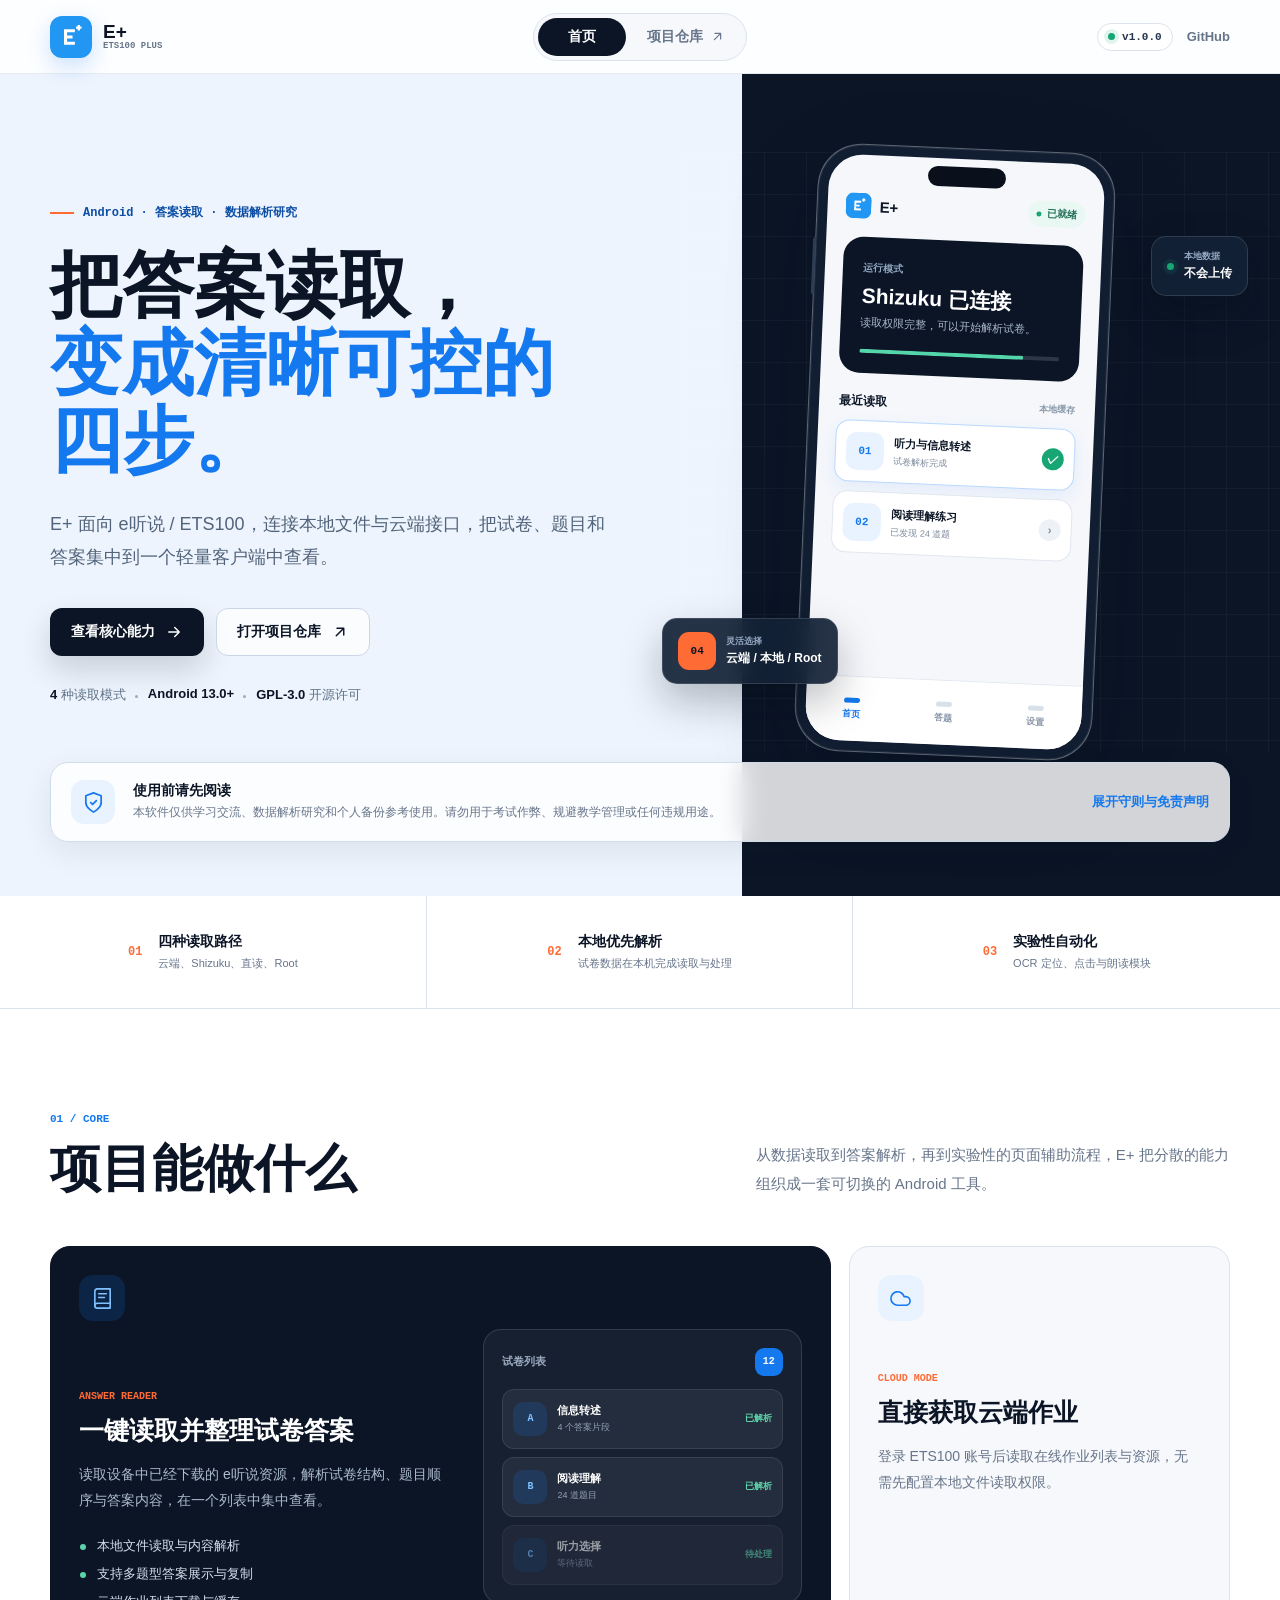
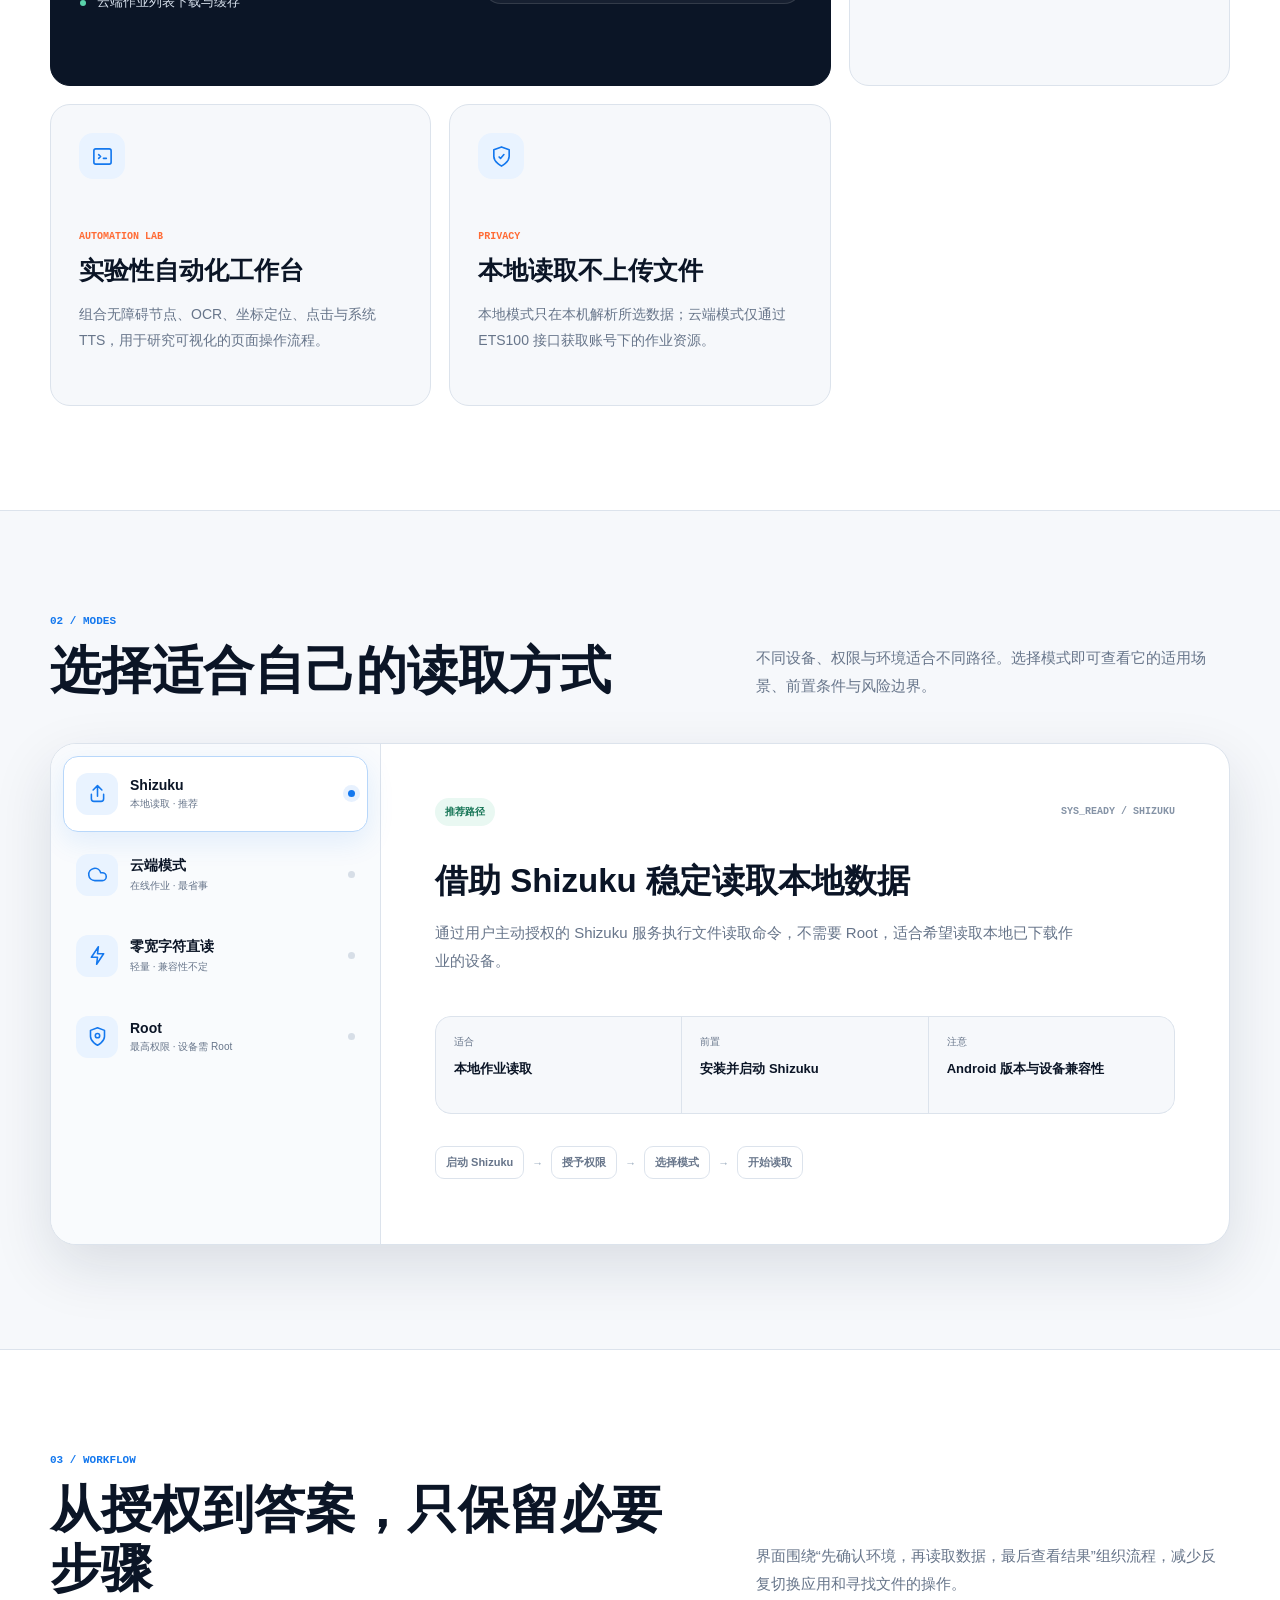
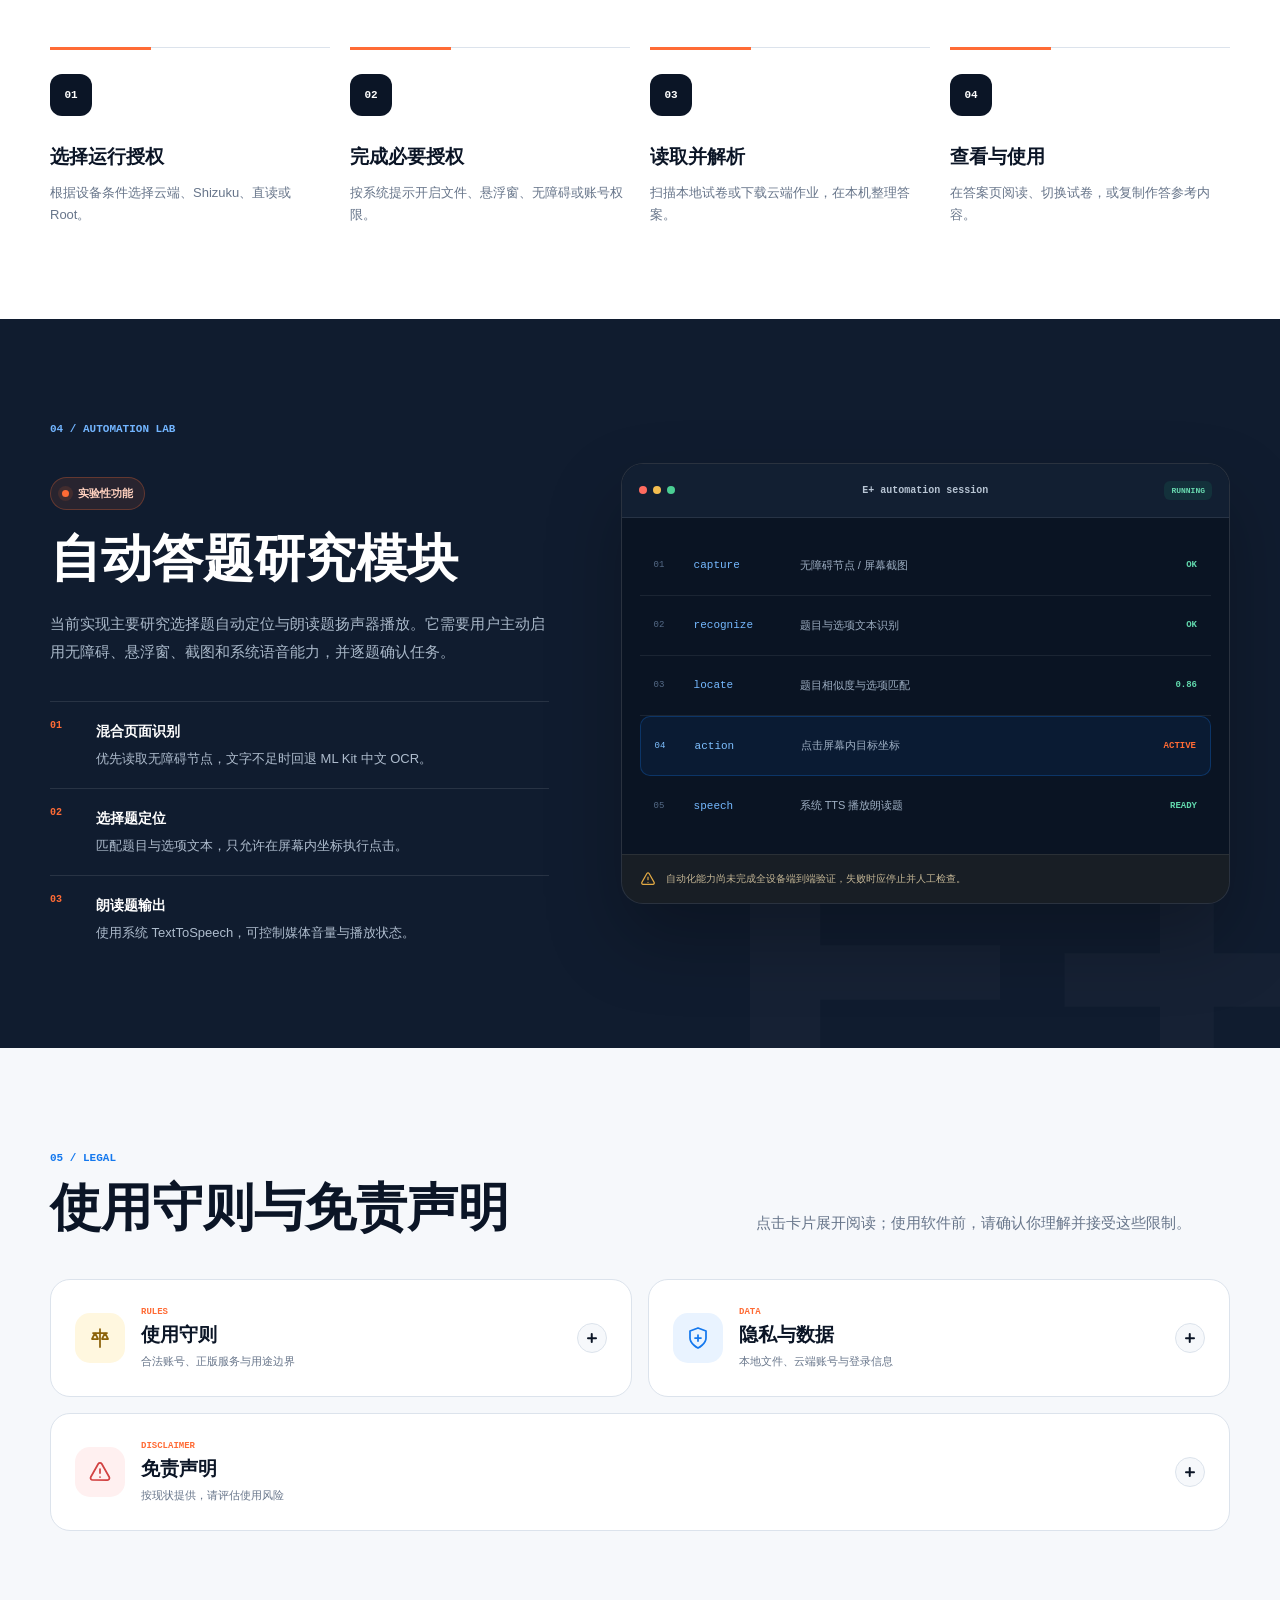
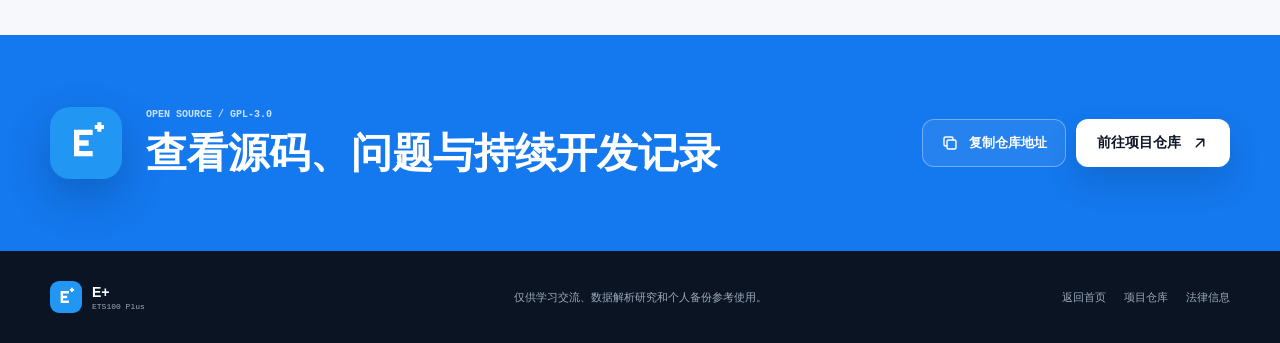
<file: index.html>
<!doctype html>
<html lang="zh-CN">
<head>
    <meta charset="utf-8">
    <meta name="viewport" content="width=device-width, initial-scale=1">
    <meta name="color-scheme" content="light">
    <meta name="theme-color" content="#0b1526">
    <meta name="robots" content="index,follow">
    <meta name="description" content="E+ 是一款面向 e听说 / ETS100 的 Android 答案读取与数据解析研究工具，支持云端、Shizuku、零宽字符直读和 Root 模式。">
    <meta name="application-name" content="E+">
    <link rel="canonical" href="https://hulu53.github.io/Eplus/">
    <title>E+ | 答案读取与数据解析研究工具</title>

    <meta property="og:type" content="website">
    <meta property="og:locale" content="zh_CN">
    <meta property="og:site_name" content="E+">
    <meta property="og:title" content="E+ | 答案读取与数据解析研究工具">
    <meta property="og:description" content="面向 e听说 / ETS100 的 Android 答案读取与数据解析研究工具。">
    <meta property="og:url" content="https://hulu53.github.io/Eplus/">
    <meta property="og:image" content="https://hulu53.github.io/Eplus/assets/social-card.png">
    <meta property="og:image:width" content="1200">
    <meta property="og:image:height" content="630">
    <meta property="og:image:alt" content="E+ 答案读取与数据解析研究工具">

    <meta name="twitter:card" content="summary_large_image">
    <meta name="twitter:title" content="E+ | 答案读取与数据解析研究工具">
    <meta name="twitter:description" content="面向 e听说 / ETS100 的 Android 答案读取与数据解析研究工具。">
    <meta name="twitter:image" content="https://hulu53.github.io/Eplus/assets/social-card.png">
    <meta name="twitter:image:alt" content="E+ 答案读取与数据解析研究工具">

    <link rel="icon" type="image/svg+xml" href="assets/eplus.svg">
    <link rel="icon" type="image/png" sizes="32x32" href="assets/favicon-32.png">
    <link rel="apple-touch-icon" sizes="180x180" href="assets/apple-touch-icon.png">
    <link rel="manifest" href="site.webmanifest">
    <link rel="stylesheet" href="styles.css">

    <script type="application/ld+json">
    {
        "@context": "https://schema.org",
        "@type": "SoftwareApplication",
        "name": "E+",
        "applicationCategory": "UtilitiesApplication",
        "operatingSystem": "Android 8.0+",
        "isAccessibleForFree": true,
        "url": "https://hulu53.github.io/Eplus/",
        "codeRepository": "https://github.com/HULU53/Ets100_Plus/",
        "description": "面向 e听说 / ETS100 的 Android 答案读取与数据解析研究工具。"
    }
    </script>
</head>
<body>
    <a class="skip-link" href="#main">跳到主要内容</a>

    <header class="site-header" id="site-header">
        <div class="nav-shell">
            <a class="brand" href="#home" aria-label="返回 E+ 首页">
                <img src="assets/eplus.svg" width="42" height="42" alt="" fetchpriority="high">
                <span class="brand-copy">
                    <strong>E+</strong>
                    <small>ETS100 PLUS</small>
                </span>
            </a>

            <nav class="primary-nav" aria-label="主导航">
                <a class="nav-link is-active" href="#home" data-nav="home">首页</a>
                <a class="nav-link nav-link-external" href="https://github.com/HULU53/Ets100_Plus/" target="_blank" rel="noreferrer">
                    项目仓库
                    <svg aria-hidden="true" viewBox="0 0 24 24">
                        <path d="M7 17 17 7M8 7h9v9"/>
                    </svg>
                </a>
            </nav>

            <div class="nav-meta" aria-label="项目信息">
                <span class="version-pill"><i></i>v1.0.0</span>
                <a href="https://github.com/HULU53/Ets100_Plus/" target="_blank" rel="noreferrer">GitHub</a>
            </div>
        </div>
    </header>

    <main id="main">
        <section class="hero" id="home">
            <div class="hero-grid">
                <div class="hero-copy">
                    <div class="eyebrow">
                        <span class="eyebrow-mark"></span>
                        Android · 答案读取 · 数据解析研究
                    </div>
                    <h1>把答案读取，<br><span>变成清晰可控的四步。</span></h1>
                    <p class="hero-lead">
                        E+ 面向 e听说 / ETS100，连接本地文件与云端接口，把试卷、题目和答案集中到一个轻量客户端中查看。
                    </p>

                    <div class="hero-actions">
                        <a class="button button-primary" href="#features">
                            查看核心能力
                            <svg aria-hidden="true" viewBox="0 0 24 24">
                                <path d="M5 12h14M13 6l6 6-6 6"/>
                            </svg>
                        </a>
                        <a class="button button-secondary" href="https://github.com/HULU53/Ets100_Plus/" target="_blank" rel="noreferrer">
                            打开项目仓库
                            <svg aria-hidden="true" viewBox="0 0 24 24">
                                <path d="M7 17 17 7M8 7h9v9"/>
                            </svg>
                        </a>
                    </div>

                    <div class="hero-facts" aria-label="项目关键信息">
                        <span><b>4</b> 种读取模式</span>
                        <span><b>Android 13.0+</b></span>
                        <span><b>GPL-3.0</b> 开源许可</span>
                    </div>
                </div>

                <div class="hero-stage" aria-label="E+ 应用界面概念展示">
                    <div class="stage-grid" aria-hidden="true"></div>
                    <div class="stage-note stage-note-top">
                        <span class="live-dot"></span>
                        <div>
                            <small>本地数据</small>
                            <strong>不会上传</strong>
                        </div>
                    </div>

                    <div class="phone">
                        <div class="phone-speaker" aria-hidden="true"></div>
                        <div class="phone-screen">
                            <div class="app-topbar">
                                <div class="app-mini-brand">
                                    <img src="assets/eplus.svg" alt="">
                                    <span>E+</span>
                                </div>
                                <span class="app-status"><i></i> 已就绪</span>
                            </div>

                            <div class="app-hero">
                                <span class="app-kicker">运行模式</span>
                                <h2>Shizuku 已连接</h2>
                                <p>读取权限完整，可以开始解析试卷。</p>
                                <div class="app-progress">
                                    <span style="width: 82%"></span>
                                </div>
                            </div>

                            <div class="app-section-title">
                                <span>最近读取</span>
                                <small>本地缓存</small>
                            </div>

                            <div class="paper-row paper-row-active">
                                <div class="paper-icon">01</div>
                                <div>
                                    <strong>听力与信息转述</strong>
                                    <small>试卷解析完成</small>
                                </div>
                                <span class="paper-check">✓</span>
                            </div>

                            <div class="paper-row">
                                <div class="paper-icon">02</div>
                                <div>
                                    <strong>阅读理解练习</strong>
                                    <small>已发现 24 道题</small>
                                </div>
                                <span class="paper-arrow">›</span>
                            </div>

                            <div class="app-bottom-nav" aria-hidden="true">
                                <span class="is-current"><i></i>首页</span>
                                <span><i></i>答题</span>
                                <span><i></i>设置</span>
                            </div>
                        </div>
                    </div>

                    <div class="stage-note stage-note-bottom">
                        <div class="stage-number">04</div>
                        <div>
                            <small>灵活选择</small>
                            <strong>云端 / 本地 / Root</strong>
                        </div>
                    </div>
                </div>
            </div>

            <div class="safety-banner">
                <div class="safety-icon" aria-hidden="true">
                    <svg viewBox="0 0 24 24">
                        <path d="M12 22s8-4 8-10V5l-8-3-8 3v7c0 6 8 10 8 10Z"/>
                        <path d="m9 12 2 2 4-4"/>
                    </svg>
                </div>
                <div class="safety-copy">
                    <strong>使用前请先阅读</strong>
                    <p>本软件仅供学习交流、数据解析研究和个人备份参考使用。请勿用于考试作弊、规避教学管理或任何违规用途。</p>
                </div>
                <a href="#legal">展开守则与免责声明</a>
            </div>
        </section>

        <section class="signal-strip" aria-label="项目概览">
            <div class="signal-item">
                <span>01</span>
                <div><strong>四种读取路径</strong><small>云端、Shizuku、直读、Root</small></div>
            </div>
            <div class="signal-item">
                <span>02</span>
                <div><strong>本地优先解析</strong><small>试卷数据在本机完成读取与处理</small></div>
            </div>
            <div class="signal-item">
                <span>03</span>
                <div><strong>实验性自动化</strong><small>OCR 定位、点击与朗读模块</small></div>
            </div>
        </section>

        <section class="section" id="features">
            <div class="section-heading reveal">
                <div>
                    <span class="section-index">01 / CORE</span>
                    <h2>项目能做什么</h2>
                </div>
                <p>从数据读取到答案解析，再到实验性的页面辅助流程，E+ 把分散的能力组织成一套可切换的 Android 工具。</p>
            </div>

            <div class="feature-grid">
                <article class="feature feature-wide reveal">
                    <div class="feature-copy">
                        <div class="feature-icon">
                            <svg aria-hidden="true" viewBox="0 0 24 24">
                                <path d="M4 19.5A2.5 2.5 0 0 1 6.5 17H20"/>
                                <path d="M6.5 2H20v20H6.5A2.5 2.5 0 0 1 4 19.5v-15A2.5 2.5 0 0 1 6.5 2Z"/>
                                <path d="M8 7h8M8 11h6"/>
                            </svg>
                        </div>
                        <span class="feature-label">ANSWER READER</span>
                        <h3>一键读取并整理试卷答案</h3>
                        <p>读取设备中已经下载的 e听说资源，解析试卷结构、题目顺序与答案内容，在一个列表中集中查看。</p>
                        <ul class="check-list">
                            <li>本地文件读取与内容解析</li>
                            <li>支持多题型答案展示与复制</li>
                            <li>云端作业列表下载与缓存</li>
                        </ul>
                    </div>
                    <div class="reader-visual" aria-hidden="true">
                        <div class="reader-head">
                            <span>试卷列表</span>
                            <b>12</b>
                        </div>
                        <div class="reader-card">
                            <span class="reader-index">A</span>
                            <div><b>信息转述</b><small>4 个答案片段</small></div>
                            <i>已解析</i>
                        </div>
                        <div class="reader-card">
                            <span class="reader-index">B</span>
                            <div><b>阅读理解</b><small>24 道题目</small></div>
                            <i>已解析</i>
                        </div>
                        <div class="reader-card reader-card-muted">
                            <span class="reader-index">C</span>
                            <div><b>听力选择</b><small>等待读取</small></div>
                            <i>待处理</i>
                        </div>
                    </div>
                </article>

                <article class="feature reveal">
                    <div class="feature-icon">
                        <svg aria-hidden="true" viewBox="0 0 24 24">
                            <path d="M17.5 19H9a7 7 0 1 1 6.7-9h1.8a4.5 4.5 0 1 1 0 9Z"/>
                        </svg>
                    </div>
                    <span class="feature-label">CLOUD MODE</span>
                    <h3>直接获取云端作业</h3>
                    <p>登录 ETS100 账号后读取在线作业列表与资源，无需先配置本地文件读取权限。</p>
                </article>

                <article class="feature reveal">
                    <div class="feature-icon">
                        <svg aria-hidden="true" viewBox="0 0 24 24">
                            <rect x="3" y="4" width="18" height="16" rx="2"/>
                            <path d="m8 10 2 2-2 2M13 14h3"/>
                        </svg>
                    </div>
                    <span class="feature-label">AUTOMATION LAB</span>
                    <h3>实验性自动化工作台</h3>
                    <p>组合无障碍节点、OCR、坐标定位、点击与系统 TTS，用于研究可视化的页面操作流程。</p>
                </article>

                <article class="feature reveal">
                    <div class="feature-icon">
                        <svg aria-hidden="true" viewBox="0 0 24 24">
                            <path d="M12 22s8-4 8-10V5l-8-3-8 3v7c0 6 8 10 8 10Z"/>
                            <path d="M9.5 12.5 11 14l3.5-4"/>
                        </svg>
                    </div>
                    <span class="feature-label">PRIVACY</span>
                    <h3>本地读取不上传文件</h3>
                    <p>本地模式只在本机解析所选数据；云端模式仅通过 ETS100 接口获取账号下的作业资源。</p>
                </article>
            </div>
        </section>

        <section class="mode-section" id="modes">
            <div class="section mode-inner">
                <div class="section-heading section-heading-compact reveal">
                    <div>
                        <span class="section-index">02 / MODES</span>
                        <h2>选择适合自己的读取方式</h2>
                    </div>
                    <p>不同设备、权限与环境适合不同路径。选择模式即可查看它的适用场景、前置条件与风险边界。</p>
                </div>

                <div class="mode-lab reveal">
                    <div class="mode-tabs" role="tablist" aria-label="读取模式">
                        <button class="mode-tab is-active" type="button" role="tab" aria-selected="true" aria-controls="mode-shizuku" data-mode="shizuku">
                            <span class="mode-tab-icon">
                                <svg aria-hidden="true" viewBox="0 0 24 24">
                                    <path d="M12 3v12M7 8l5-5 5 5"/>
                                    <path d="M5 13v5a3 3 0 0 0 3 3h8a3 3 0 0 0 3-3v-5"/>
                                </svg>
                            </span>
                            <span><b>Shizuku</b><small>本地读取 · 推荐</small></span>
                            <i></i>
                        </button>
                        <button class="mode-tab" type="button" role="tab" aria-selected="false" aria-controls="mode-cloud" data-mode="cloud">
                            <span class="mode-tab-icon">
                                <svg aria-hidden="true" viewBox="0 0 24 24">
                                    <path d="M17.5 19H9a7 7 0 1 1 6.7-9h1.8a4.5 4.5 0 1 1 0 9Z"/>
                                </svg>
                            </span>
                            <span><b>云端模式</b><small>在线作业 · 最省事</small></span>
                            <i></i>
                        </button>
                        <button class="mode-tab" type="button" role="tab" aria-selected="false" aria-controls="mode-direct" data-mode="direct">
                            <span class="mode-tab-icon">
                                <svg aria-hidden="true" viewBox="0 0 24 24">
                                    <path d="m13 2-8 12h7l-1 8 8-12h-7l1-8Z"/>
                                </svg>
                            </span>
                            <span><b>零宽字符直读</b><small>轻量 · 兼容性不定</small></span>
                            <i></i>
                        </button>
                        <button class="mode-tab" type="button" role="tab" aria-selected="false" aria-controls="mode-root" data-mode="root">
                            <span class="mode-tab-icon">
                                <svg aria-hidden="true" viewBox="0 0 24 24">
                                    <path d="M12 22s8-4 8-10V5l-8-3-8 3v7c0 6 8 10 8 10Z"/>
                                    <circle cx="12" cy="11" r="2.5"/>
                                </svg>
                            </span>
                            <span><b>Root</b><small>最高权限 · 设备需 Root</small></span>
                            <i></i>
                        </button>
                    </div>

                    <div class="mode-panels">
                        <article class="mode-panel is-active" id="mode-shizuku" role="tabpanel" data-panel="shizuku">
                            <div class="mode-panel-head">
                                <span class="mode-badge mode-badge-green">推荐路径</span>
                                <span class="mode-code">SYS_READY / SHIZUKU</span>
                            </div>
                            <h3>借助 Shizuku 稳定读取本地数据</h3>
                            <p>通过用户主动授权的 Shizuku 服务执行文件读取命令，不需要 Root，适合希望读取本地已下载作业的设备。</p>
                            <div class="mode-details">
                                <div><span>适合</span><strong>本地作业读取</strong></div>
                                <div><span>前置</span><strong>安装并启动 Shizuku</strong></div>
                                <div><span>注意</span><strong>Android 版本与设备兼容性</strong></div>
                            </div>
                            <div class="mode-flow">
                                <span>启动 Shizuku</span><i>→</i><span>授予权限</span><i>→</i><span>选择模式</span><i>→</i><span>开始读取</span>
                            </div>
                        </article>

                        <article class="mode-panel" id="mode-cloud" role="tabpanel" data-panel="cloud" hidden>
                            <div class="mode-panel-head">
                                <span class="mode-badge mode-badge-blue">在线作业</span>
                                <span class="mode-code">SYS_READY / CLOUD</span>
                            </div>
                            <h3>通过 ETS100 接口获取云端作业</h3>
                            <p>使用 ETS100 账号登录，在线拉取作业列表、下载资源并在本机完成解析，无需提前配置本地文件权限。</p>
                            <div class="mode-details">
                                <div><span>适合</span><strong>未下载完整本地资源</strong></div>
                                <div><span>前置</span><strong>合法 ETS100 账号</strong></div>
                                <div><span>注意</span><strong>可能顶掉官方客户端登录状态</strong></div>
                            </div>
                            <div class="mode-flow">
                                <span>登录账号</span><i>→</i><span>读取列表</span><i>→</i><span>下载解析</span><i>→</i><span>查看答案</span>
                            </div>
                        </article>

                        <article class="mode-panel" id="mode-direct" role="tabpanel" data-panel="direct" hidden>
                            <div class="mode-panel-head">
                                <span class="mode-badge mode-badge-amber">兼容模式</span>
                                <span class="mode-code">SYS_DIRECT_READ</span>
                            </div>
                            <h3>利用零宽字符直读设备目录</h3>
                            <p>使用系统路径解析方式访问目标目录，不需要额外安装 Shizuku，但实际可用性取决于设备与系统版本。</p>
                            <div class="mode-details">
                                <div><span>适合</span><strong>兼容设备上的本地数据</strong></div>
                                <div><span>前置</span><strong>基础文件与悬浮窗权限</strong></div>
                                <div><span>注意</span><strong>不同设备可能提示不支持</strong></div>
                            </div>
                            <div class="mode-flow">
                                <span>检查可用性</span><i>→</i><span>完成授权</span><i>→</i><span>选择目录</span><i>→</i><span>解析答案</span>
                            </div>
                        </article>

                        <article class="mode-panel" id="mode-root" role="tabpanel" data-panel="root" hidden>
                            <div class="mode-panel-head">
                                <span class="mode-badge mode-badge-red">高权限</span>
                                <span class="mode-code">SYS_READY / ROOT</span>
                            </div>
                            <h3>使用 Root 直接访问应用数据</h3>
                            <p>设备完成 Root 后，E+ 可以通过高权限命令读取目标文件。能力最强，但需要自行理解设备安全风险。</p>
                            <div class="mode-details">
                                <div><span>适合</span><strong>已 Root 的设备</strong></div>
                                <div><span>前置</span><strong>Magisk / SuperSU 等授权</strong></div>
                                <div><span>注意</span><strong>设备安全与系统稳定性风险</strong></div>
                            </div>
                            <div class="mode-flow">
                                <span>检测 Root</span><i>→</i><span>允许授权</span><i>→</i><span>选择模式</span><i>→</i><span>开始读取</span>
                            </div>
                        </article>
                    </div>
                </div>
            </div>
        </section>

        <section class="section workflow-section" id="workflow">
            <div class="section-heading reveal">
                <div>
                    <span class="section-index">03 / WORKFLOW</span>
                    <h2>从授权到答案，只保留必要步骤</h2>
                </div>
                <p>界面围绕“先确认环境，再读取数据，最后查看结果”组织流程，减少反复切换应用和寻找文件的操作。</p>
            </div>

            <div class="workflow-grid">
                <article class="workflow-step reveal">
                    <span class="step-number">01</span>
                    <div class="step-line"></div>
                    <h3>选择运行授权</h3>
                    <p>根据设备条件选择云端、Shizuku、直读或 Root。</p>
                </article>
                <article class="workflow-step reveal">
                    <span class="step-number">02</span>
                    <div class="step-line"></div>
                    <h3>完成必要授权</h3>
                    <p>按系统提示开启文件、悬浮窗、无障碍或账号权限。</p>
                </article>
                <article class="workflow-step reveal">
                    <span class="step-number">03</span>
                    <div class="step-line"></div>
                    <h3>读取并解析</h3>
                    <p>扫描本地试卷或下载云端作业，在本机整理答案。</p>
                </article>
                <article class="workflow-step reveal">
                    <span class="step-number">04</span>
                    <div class="step-line"></div>
                    <h3>查看与使用</h3>
                    <p>在答案页阅读、切换试卷，或复制作答参考内容。</p>
                </article>
            </div>
        </section>

        <section class="automation-section" id="automation">
            <div class="section automation-inner">
                <div class="automation-copy reveal">
                    <span class="section-index section-index-light">04 / AUTOMATION LAB</span>
                    <div class="lab-badge"><i></i>实验性功能</div>
                    <h2>自动答题研究模块</h2>
                    <p>当前实现主要研究选择题自动定位与朗读题扬声器播放。它需要用户主动启用无障碍、悬浮窗、截图和系统语音能力，并逐题确认任务。</p>

                    <div class="automation-points">
                        <div>
                            <span>01</span>
                            <p><strong>混合页面识别</strong>优先读取无障碍节点，文字不足时回退 ML Kit 中文 OCR。</p>
                        </div>
                        <div>
                            <span>02</span>
                            <p><strong>选择题定位</strong>匹配题目与选项文本，只允许在屏幕内坐标执行点击。</p>
                        </div>
                        <div>
                            <span>03</span>
                            <p><strong>朗读题输出</strong>使用系统 TextToSpeech，可控制媒体音量与播放状态。</p>
                        </div>
                    </div>
                </div>

                <div class="automation-console reveal" aria-label="自动化流程示意">
                    <div class="console-top">
                        <span><i></i><i></i><i></i></span>
                        <b>E+ automation session</b>
                        <em>RUNNING</em>
                    </div>
                    <div class="console-body">
                        <div class="console-line">
                            <span>01</span>
                            <code>capture</code>
                            <p>无障碍节点 / 屏幕截图</p>
                            <b>OK</b>
                        </div>
                        <div class="console-line">
                            <span>02</span>
                            <code>recognize</code>
                            <p>题目与选项文本识别</p>
                            <b>OK</b>
                        </div>
                        <div class="console-line">
                            <span>03</span>
                            <code>locate</code>
                            <p>题目相似度与选项匹配</p>
                            <b>0.86</b>
                        </div>
                        <div class="console-line console-line-active">
                            <span>04</span>
                            <code>action</code>
                            <p>点击屏幕内目标坐标</p>
                            <b>ACTIVE</b>
                        </div>
                        <div class="console-line">
                            <span>05</span>
                            <code>speech</code>
                            <p>系统 TTS 播放朗读题</p>
                            <b>READY</b>
                        </div>
                    </div>
                    <div class="console-note">
                        <svg aria-hidden="true" viewBox="0 0 24 24">
                            <path d="M12 9v4M12 17h.01"/>
                            <path d="M10.3 3.7 2.8 17a2 2 0 0 0 1.7 3h15a2 2 0 0 0 1.7-3L13.7 3.7a2 2 0 0 0-3.4 0Z"/>
                        </svg>
                        自动化能力尚未完成全设备端到端验证，失败时应停止并人工检查。
                    </div>
                </div>
            </div>
        </section>

        <section class="legal-section" id="legal">
            <div class="section">
                <div class="section-heading legal-heading reveal">
                    <div>
                        <span class="section-index">05 / LEGAL</span>
                        <h2>使用守则与免责声明</h2>
                    </div>
                    <p>点击卡片展开阅读；使用软件前，请确认你理解并接受这些限制。</p>
                </div>

                <div class="legal-grid">
                    <details class="legal-card reveal">
                        <summary>
                            <span class="legal-card-icon">
                                <svg aria-hidden="true" viewBox="0 0 24 24">
                                    <path d="M12 3v18M5 7h14M7 7l-3 6h6L7 7ZM17 7l-3 6h6l-3-6Z"/>
                                </svg>
                            </span>
                            <span>
                                <small>RULES</small>
                                <strong>使用守则</strong>
                                <em>合法账号、正版服务与用途边界</em>
                            </span>
                            <i class="details-plus" aria-hidden="true"></i>
                        </summary>
                        <div class="legal-content">
                            <ol>
                                <li>本软件仅供学习交流、数据解析研究和个人备份参考使用。</li>
                                <li>请勿将本软件用于考试作弊、规避教学管理、批量攻击接口或其他违规用途。</li>
                                <li>使用前请确保你已拥有 e听说 / ETS100 的合法账号和正版服务。</li>
                                <li>云端模式可能导致 E听说官方客户端退出登录，请确认没有正在考试、练习或录音提交。</li>
                                <li>使用本软件即表示你愿意自行承担使用结果。</li>
                            </ol>
                        </div>
                    </details>

                    <details class="legal-card reveal">
                        <summary>
                            <span class="legal-card-icon legal-card-icon-blue">
                                <svg aria-hidden="true" viewBox="0 0 24 24">
                                    <path d="M12 22s8-4 8-10V5l-8-3-8 3v7c0 6 8 10 8 10Z"/>
                                    <path d="M9 12h6M12 9v6"/>
                                </svg>
                            </span>
                            <span>
                                <small>DATA</small>
                                <strong>隐私与数据</strong>
                                <em>本地文件、云端账号与登录信息</em>
                            </span>
                            <i class="details-plus" aria-hidden="true"></i>
                        </summary>
                        <div class="legal-content">
                            <ol>
                                <li>本地读取模式不会上传你的本地文件。</li>
                                <li>云端模式需要使用你的 ETS100 账号登录 ETS100 接口，并在本机保存登录信息用于后续读取。</li>
                                <li>请妥善保管自己的账号和设备，不要在不可信设备上登录。</li>
                                <li>第三方工具或服务的数据处理规则以其自身政策为准。</li>
                            </ol>
                        </div>
                    </details>

                    <details class="legal-card legal-card-wide reveal">
                        <summary>
                            <span class="legal-card-icon legal-card-icon-red">
                                <svg aria-hidden="true" viewBox="0 0 24 24">
                                    <path d="M12 9v4M12 17h.01"/>
                                    <path d="M10.3 3.7 2.8 17a2 2 0 0 0 1.7 3h15a2 2 0 0 0 1.7-3L13.7 3.7a2 2 0 0 0-3.4 0Z"/>
                                </svg>
                            </span>
                            <span>
                                <small>DISCLAIMER</small>
                                <strong>免责声明</strong>
                                <em>按现状提供，请评估使用风险</em>
                            </span>
                            <i class="details-plus" aria-hidden="true"></i>
                        </summary>
                        <div class="legal-content">
                            <p>本软件按现状提供，不承诺适用于任何特定用途。作者不对因使用、误用、账号状态变化、考试中断、数据丢失或平台规则变化导致的任何直接或间接损失承担责任。</p>
                            <p class="legal-emphasis">违反学校、平台或法律规定造成的后果由使用者自行承担。</p>
                        </div>
                    </details>
                </div>
            </div>
        </section>

        <section class="repo-section">
            <div class="section repo-cta reveal">
                <div class="repo-brand">
                    <img src="assets/eplus.svg" width="72" height="72" alt="E+ 应用图标">
                    <div>
                        <span>OPEN SOURCE / GPL-3.0</span>
                        <h2>查看源码、问题与持续开发记录</h2>
                    </div>
                </div>
                <div class="repo-actions">
                    <button class="copy-button" type="button" data-copy="https://github.com/HULU53/Ets100_Plus/">
                        <svg aria-hidden="true" viewBox="0 0 24 24">
                            <rect x="8" y="8" width="12" height="12" rx="2"/>
                            <path d="M16 8V6a2 2 0 0 0-2-2H6a2 2 0 0 0-2 2v8a2 2 0 0 0 2 2h2"/>
                        </svg>
                        <span>复制仓库地址</span>
                    </button>
                    <a class="button button-light" href="https://github.com/HULU53/Ets100_Plus/" target="_blank" rel="noreferrer">
                        前往项目仓库
                        <svg aria-hidden="true" viewBox="0 0 24 24">
                            <path d="M7 17 17 7M8 7h9v9"/>
                        </svg>
                    </a>
                </div>
            </div>
        </section>
    </main>

    <footer class="site-footer">
        <div class="footer-inner">
            <div class="footer-brand">
                <img src="assets/eplus.svg" width="32" height="32" alt="">
                <span><b>E+</b><small>ETS100 Plus</small></span>
            </div>
            <p>仅供学习交流、数据解析研究和个人备份参考使用。</p>
            <div class="footer-links">
                <a href="#home">返回首页</a>
                <a href="https://github.com/HULU53/Ets100_Plus/" target="_blank" rel="noreferrer">项目仓库</a>
                <a href="#legal">法律信息</a>
            </div>
        </div>
    </footer>

    <div class="toast" role="status" aria-live="polite" aria-atomic="true">仓库地址已复制</div>
    <script src="script.js"></script>
</body>
</html>
</file>
<file: styles.css>
:root {
    --ink: #0b1526;
    --ink-soft: #26364d;
    --muted: #67758a;
    --line: #dce3ec;
    --line-dark: rgba(255, 255, 255, 0.12);
    --paper: #f6f8fb;
    --white: #ffffff;
    --blue: #1478ee;
    --blue-deep: #0c4ea5;
    --blue-soft: #e9f3ff;
    --orange: #ff6b35;
    --orange-soft: #fff0e9;
    --green: #17a673;
    --green-soft: #e9f8f2;
    --amber: #d88a00;
    --amber-soft: #fff7df;
    --red: #d24343;
    --red-soft: #fff0f0;
    --shadow-sm: 0 10px 30px rgba(13, 30, 55, 0.08);
    --shadow-md: 0 22px 60px rgba(13, 30, 55, 0.12);
    --shadow-lg: 0 32px 90px rgba(4, 13, 28, 0.2);
    --radius-sm: 12px;
    --radius-md: 20px;
    --radius-lg: 30px;
    --content: 1180px;
    --font-sans: "MiSans", "HarmonyOS Sans SC", "PingFang SC", "Microsoft YaHei", sans-serif;
    --font-mono: "SFMono-Regular", Consolas, "Liberation Mono", monospace;
}

* {
    box-sizing: border-box;
}

html {
    scroll-behavior: smooth;
    scroll-padding-top: 96px;
}

body {
    margin: 0;
    min-width: 320px;
    color: var(--ink);
    background: var(--white);
    font-family: var(--font-sans);
    -webkit-font-smoothing: antialiased;
    text-rendering: optimizeLegibility;
}

body::selection {
    color: var(--white);
    background: var(--blue);
}

a {
    color: inherit;
    text-decoration: none;
}

button,
input {
    font: inherit;
}

button,
a {
    -webkit-tap-highlight-color: transparent;
}

svg {
    display: block;
}

.skip-link {
    position: fixed;
    z-index: 1000;
    top: 12px;
    left: 12px;
    padding: 10px 14px;
    color: var(--white);
    background: var(--ink);
    border-radius: 8px;
    transform: translateY(-160%);
    transition: transform 180ms ease;
}

.skip-link:focus {
    transform: translateY(0);
}

.site-header {
    position: fixed;
    z-index: 100;
    top: 0;
    right: 0;
    left: 0;
    height: 74px;
    border-bottom: 1px solid rgba(220, 227, 236, 0.72);
    background: rgba(255, 255, 255, 0.9);
    backdrop-filter: blur(18px) saturate(160%);
    transition: box-shadow 200ms ease, border-color 200ms ease;
}

.site-header.is-scrolled {
    border-color: rgba(220, 227, 236, 0.95);
    box-shadow: 0 8px 28px rgba(14, 31, 54, 0.08);
}

.nav-shell {
    width: min(calc(100% - 40px), var(--content));
    height: 100%;
    margin: 0 auto;
    display: grid;
    grid-template-columns: 1fr auto 1fr;
    align-items: center;
    gap: 24px;
}

.brand {
    justify-self: start;
    display: inline-flex;
    align-items: center;
    gap: 11px;
    min-width: 0;
}

.brand img {
    width: 42px;
    height: 42px;
    border-radius: 12px;
    box-shadow: 0 8px 22px rgba(20, 120, 238, 0.22);
}

.brand-copy {
    display: flex;
    flex-direction: column;
    gap: 1px;
}

.brand-copy strong {
    font-size: 19px;
    line-height: 1;
    font-weight: 850;
}

.brand-copy small {
    color: var(--muted);
    font-family: var(--font-mono);
    font-size: 9px;
    font-weight: 700;
    line-height: 1;
}

.primary-nav {
    justify-self: center;
    display: flex;
    align-items: center;
    gap: 4px;
    padding: 4px;
    border: 1px solid var(--line);
    border-radius: 999px;
    background: rgba(246, 248, 251, 0.9);
}

.nav-link {
    position: relative;
    display: inline-flex;
    align-items: center;
    justify-content: center;
    gap: 7px;
    min-width: 88px;
    height: 38px;
    padding: 0 17px;
    color: var(--muted);
    border-radius: 999px;
    font-size: 14px;
    font-weight: 750;
    transition: color 180ms ease, background 180ms ease, transform 180ms ease;
}

.nav-link:hover {
    color: var(--ink);
}

.nav-link.is-active {
    color: var(--white);
    background: var(--ink);
}

.nav-link svg {
    width: 15px;
    height: 15px;
    fill: none;
    stroke: currentColor;
    stroke-width: 1.9;
    stroke-linecap: round;
    stroke-linejoin: round;
}

.nav-link-external:hover {
    transform: translateY(-1px);
}

.nav-meta {
    justify-self: end;
    display: flex;
    align-items: center;
    gap: 14px;
    color: var(--muted);
    font-size: 13px;
    font-weight: 700;
}

.nav-meta a {
    transition: color 160ms ease;
}

.nav-meta a:hover {
    color: var(--blue);
}

.version-pill {
    display: inline-flex;
    align-items: center;
    gap: 7px;
    padding: 7px 10px;
    color: var(--ink-soft);
    border: 1px solid var(--line);
    border-radius: 999px;
    background: var(--white);
    font-family: var(--font-mono);
    font-size: 11px;
}

.version-pill i,
.app-status i,
.live-dot,
.lab-badge i {
    width: 7px;
    height: 7px;
    border-radius: 50%;
    background: var(--green);
    box-shadow: 0 0 0 4px rgba(23, 166, 115, 0.12);
}

.hero {
    position: relative;
    overflow: hidden;
    padding: 142px 0 54px;
    background: #edf4fd;
}

.hero::before {
    content: "";
    position: absolute;
    top: 74px;
    right: 0;
    width: 42%;
    height: calc(100% - 74px);
    background: var(--ink);
}

.hero-grid {
    position: relative;
    z-index: 1;
    width: min(calc(100% - 40px), var(--content));
    min-height: 620px;
    margin: 0 auto;
    display: grid;
    grid-template-columns: minmax(0, 1.02fr) minmax(420px, 0.98fr);
    align-items: center;
    gap: 58px;
}

.hero-copy {
    padding: 42px 0;
}

.eyebrow {
    display: inline-flex;
    align-items: center;
    gap: 9px;
    margin-bottom: 26px;
    color: var(--blue-deep);
    font-family: var(--font-mono);
    font-size: 12px;
    font-weight: 750;
    letter-spacing: 0;
}

.eyebrow-mark {
    width: 24px;
    height: 2px;
    background: var(--orange);
}

.hero h1 {
    max-width: 660px;
    margin: 0;
    color: var(--ink);
    font-size: clamp(46px, 5.6vw, 76px);
    font-weight: 900;
    line-height: 1.08;
}

.hero h1 span {
    color: var(--blue);
}

.hero-lead {
    max-width: 590px;
    margin: 28px 0 0;
    color: #52647b;
    font-size: 18px;
    line-height: 1.85;
}

.hero-actions {
    display: flex;
    flex-wrap: wrap;
    gap: 12px;
    margin-top: 34px;
}

.button {
    display: inline-flex;
    align-items: center;
    justify-content: center;
    gap: 10px;
    min-height: 48px;
    padding: 0 20px;
    border: 1px solid transparent;
    border-radius: 12px;
    font-size: 14px;
    font-weight: 800;
    transition: transform 180ms ease, box-shadow 180ms ease, color 180ms ease, background 180ms ease;
}

.button svg,
.copy-button svg {
    width: 18px;
    height: 18px;
    fill: none;
    stroke: currentColor;
    stroke-width: 1.9;
    stroke-linecap: round;
    stroke-linejoin: round;
}

.button:hover {
    transform: translateY(-2px);
}

.button-primary {
    color: var(--white);
    background: var(--ink);
    box-shadow: 0 14px 30px rgba(11, 21, 38, 0.16);
}

.button-primary:hover {
    box-shadow: 0 18px 38px rgba(11, 21, 38, 0.22);
}

.button-secondary {
    color: var(--ink);
    border-color: #cbd7e6;
    background: rgba(255, 255, 255, 0.74);
}

.button-secondary:hover {
    background: var(--white);
}

.button-light {
    color: var(--ink);
    background: var(--white);
    box-shadow: 0 16px 34px rgba(0, 0, 0, 0.12);
}

.hero-facts {
    display: flex;
    flex-wrap: wrap;
    gap: 10px 22px;
    margin-top: 30px;
    color: #5f7187;
    font-size: 13px;
}

.hero-facts span {
    position: relative;
}

.hero-facts span:not(:last-child)::after {
    content: "";
    position: absolute;
    top: 50%;
    right: -12px;
    width: 3px;
    height: 3px;
    border-radius: 50%;
    background: #9aabbe;
}

.hero-facts b {
    color: var(--ink);
}

.hero-stage {
    position: relative;
    display: flex;
    align-items: center;
    justify-content: center;
    min-height: 620px;
}

.stage-grid {
    position: absolute;
    inset: 10px -72px 10px 0;
    opacity: 0.14;
    background-image:
        linear-gradient(rgba(255, 255, 255, 0.24) 1px, transparent 1px),
        linear-gradient(90deg, rgba(255, 255, 255, 0.24) 1px, transparent 1px);
    background-size: 42px 42px;
}

.phone {
    position: relative;
    z-index: 2;
    width: 298px;
    height: 608px;
    padding: 10px;
    border: 1px solid rgba(255, 255, 255, 0.32);
    border-radius: 44px;
    background: #111d31;
    box-shadow: var(--shadow-lg), inset 0 0 0 1px rgba(255, 255, 255, 0.08);
    transform: rotate(2.5deg);
}

.phone::before {
    content: "";
    position: absolute;
    top: 94px;
    left: -3px;
    width: 3px;
    height: 58px;
    border-radius: 3px 0 0 3px;
    background: #2f3d53;
}

.phone-speaker {
    position: absolute;
    z-index: 3;
    top: 18px;
    left: 50%;
    width: 78px;
    height: 20px;
    border-radius: 999px;
    background: #09101c;
    transform: translateX(-50%);
}

.phone-screen {
    position: relative;
    overflow: hidden;
    width: 100%;
    height: 100%;
    padding: 38px 18px 18px;
    border-radius: 34px;
    background: #f5f7fb;
}

.app-topbar {
    display: flex;
    align-items: center;
    justify-content: space-between;
}

.app-mini-brand {
    display: flex;
    align-items: center;
    gap: 8px;
    font-size: 15px;
    font-weight: 900;
}

.app-mini-brand img {
    width: 26px;
    height: 26px;
    border-radius: 8px;
}

.app-status {
    display: inline-flex;
    align-items: center;
    gap: 6px;
    padding: 6px 8px;
    color: #24705a;
    border-radius: 999px;
    background: var(--green-soft);
    font-size: 10px;
    font-weight: 800;
}

.app-status i {
    width: 5px;
    height: 5px;
    box-shadow: none;
}

.app-hero {
    margin-top: 18px;
    padding: 20px;
    color: var(--white);
    border-radius: 20px;
    background: var(--ink);
}

.app-kicker {
    color: #92a6c1;
    font-size: 10px;
    font-weight: 800;
}

.app-hero h2 {
    margin: 8px 0 5px;
    font-size: 21px;
    line-height: 1.25;
}

.app-hero p {
    margin: 0;
    color: #aab9cc;
    font-size: 11px;
    line-height: 1.6;
}

.app-progress {
    overflow: hidden;
    height: 4px;
    margin-top: 17px;
    border-radius: 999px;
    background: rgba(255, 255, 255, 0.14);
}

.app-progress span {
    display: block;
    height: 100%;
    border-radius: inherit;
    background: #52d6aa;
}

.app-section-title {
    display: flex;
    align-items: center;
    justify-content: space-between;
    margin: 20px 2px 10px;
    font-size: 12px;
    font-weight: 900;
}

.app-section-title small {
    color: #8896a9;
    font-size: 9px;
    font-weight: 700;
}

.paper-row {
    display: grid;
    grid-template-columns: 38px 1fr auto;
    align-items: center;
    gap: 10px;
    min-height: 62px;
    margin-bottom: 9px;
    padding: 10px;
    border: 1px solid #e1e7ef;
    border-radius: 14px;
    background: var(--white);
}

.paper-row-active {
    border-color: #b9d9ff;
    box-shadow: 0 7px 18px rgba(20, 120, 238, 0.08);
}

.paper-icon {
    display: grid;
    place-items: center;
    width: 38px;
    height: 38px;
    color: var(--blue);
    border-radius: 11px;
    background: var(--blue-soft);
    font-family: var(--font-mono);
    font-size: 11px;
    font-weight: 900;
}

.paper-row strong,
.paper-row small {
    display: block;
}

.paper-row strong {
    overflow: hidden;
    font-size: 11px;
    text-overflow: ellipsis;
    white-space: nowrap;
}

.paper-row small {
    margin-top: 4px;
    color: #7d8a9c;
    font-size: 9px;
}

.paper-check,
.paper-arrow {
    display: grid;
    place-items: center;
    width: 22px;
    height: 22px;
    color: var(--white);
    border-radius: 50%;
    background: var(--green);
    font-size: 12px;
    font-weight: 900;
}

.paper-arrow {
    color: #8693a5;
    background: #eef2f7;
}

.app-bottom-nav {
    position: absolute;
    right: 0;
    bottom: 0;
    left: 0;
    height: 65px;
    display: grid;
    grid-template-columns: repeat(3, 1fr);
    align-items: center;
    border-top: 1px solid #e4e9f0;
    background: rgba(255, 255, 255, 0.96);
}

.app-bottom-nav span {
    display: flex;
    flex-direction: column;
    align-items: center;
    gap: 5px;
    color: #8996a8;
    font-size: 9px;
    font-weight: 800;
}

.app-bottom-nav i {
    width: 16px;
    height: 5px;
    border-radius: 999px;
    background: #d8e0ea;
}

.app-bottom-nav .is-current {
    color: var(--blue);
}

.app-bottom-nav .is-current i {
    background: var(--blue);
}

.stage-note {
    position: absolute;
    z-index: 3;
    display: flex;
    align-items: center;
    gap: 10px;
    padding: 13px 15px;
    color: var(--white);
    border: 1px solid rgba(255, 255, 255, 0.13);
    border-radius: 15px;
    background: rgba(20, 34, 55, 0.92);
    box-shadow: 0 18px 40px rgba(5, 12, 23, 0.26);
    backdrop-filter: blur(10px);
}

.stage-note small,
.stage-note strong {
    display: block;
}

.stage-note small {
    margin-bottom: 2px;
    color: #95a8c2;
    font-size: 9px;
    font-weight: 700;
}

.stage-note strong {
    font-size: 12px;
}

.stage-note-top {
    top: 94px;
    right: -18px;
}

.stage-note-bottom {
    bottom: 78px;
    left: -18px;
}

.stage-number {
    display: grid;
    place-items: center;
    width: 38px;
    height: 38px;
    color: var(--ink);
    border-radius: 11px;
    background: var(--orange);
    font-family: var(--font-mono);
    font-size: 11px;
    font-weight: 900;
}

.safety-banner {
    position: relative;
    z-index: 1;
    width: min(calc(100% - 40px), var(--content));
    margin: 0 auto;
    display: grid;
    grid-template-columns: auto 1fr auto;
    align-items: center;
    gap: 18px;
    padding: 17px 20px;
    border: 1px solid #cfdce9;
    border-radius: 18px;
    background: rgba(255, 255, 255, 0.82);
    box-shadow: var(--shadow-sm);
    backdrop-filter: blur(12px);
}

.safety-icon {
    display: grid;
    place-items: center;
    width: 44px;
    height: 44px;
    color: var(--blue);
    border-radius: 13px;
    background: var(--blue-soft);
}

.safety-icon svg {
    width: 23px;
    height: 23px;
    fill: none;
    stroke: currentColor;
    stroke-width: 1.8;
    stroke-linecap: round;
    stroke-linejoin: round;
}

.safety-copy strong {
    display: block;
    margin-bottom: 3px;
    font-size: 14px;
}

.safety-copy p {
    margin: 0;
    color: var(--muted);
    font-size: 12px;
    line-height: 1.6;
}

.safety-banner > a {
    color: var(--blue);
    font-size: 13px;
    font-weight: 800;
    white-space: nowrap;
}

.signal-strip {
    display: grid;
    grid-template-columns: repeat(3, 1fr);
    border-bottom: 1px solid var(--line);
    background: var(--white);
}

.signal-item {
    min-height: 112px;
    display: flex;
    align-items: center;
    justify-content: center;
    gap: 16px;
    padding: 24px;
    border-right: 1px solid var(--line);
}

.signal-item:last-child {
    border-right: 0;
}

.signal-item > span {
    color: var(--orange);
    font-family: var(--font-mono);
    font-size: 12px;
    font-weight: 900;
}

.signal-item strong,
.signal-item small {
    display: block;
}

.signal-item strong {
    font-size: 14px;
}

.signal-item small {
    margin-top: 5px;
    color: var(--muted);
    font-size: 11px;
}

.section {
    width: min(calc(100% - 40px), var(--content));
    margin: 0 auto;
    padding: 104px 0;
}

.section-heading {
    display: grid;
    grid-template-columns: minmax(0, 1.15fr) minmax(320px, 0.85fr);
    align-items: end;
    gap: 64px;
    margin-bottom: 48px;
}

.section-index {
    display: block;
    margin-bottom: 14px;
    color: var(--blue);
    font-family: var(--font-mono);
    font-size: 11px;
    font-weight: 850;
}

.section-heading h2,
.automation-copy h2,
.repo-cta h2 {
    margin: 0;
    font-size: clamp(34px, 4vw, 52px);
    font-weight: 900;
    line-height: 1.16;
}

.section-heading > p {
    margin: 0;
    color: var(--muted);
    font-size: 15px;
    line-height: 1.9;
}

.feature-grid {
    display: grid;
    grid-template-columns: repeat(3, 1fr);
    gap: 18px;
}

.feature {
    position: relative;
    overflow: hidden;
    min-height: 302px;
    padding: 28px;
    border: 1px solid var(--line);
    border-radius: var(--radius-md);
    background: var(--paper);
    transition: transform 220ms ease, border-color 220ms ease, box-shadow 220ms ease;
}

.feature:hover {
    border-color: #bfcfdf;
    box-shadow: var(--shadow-sm);
    transform: translateY(-4px);
}

.feature-wide {
    grid-column: span 2;
    min-height: 440px;
    display: grid;
    grid-template-columns: minmax(0, 1fr) minmax(280px, 0.85fr);
    gap: 30px;
    color: var(--white);
    border-color: var(--ink);
    background: var(--ink);
}

.feature-wide:hover {
    border-color: #2d4565;
}

.feature-icon {
    display: grid;
    place-items: center;
    width: 46px;
    height: 46px;
    margin-bottom: 52px;
    color: var(--blue);
    border-radius: 14px;
    background: var(--blue-soft);
}

.feature-wide .feature-icon {
    margin-bottom: 70px;
    color: #7fc0ff;
    background: rgba(20, 120, 238, 0.16);
}

.feature-icon svg {
    width: 23px;
    height: 23px;
    fill: none;
    stroke: currentColor;
    stroke-width: 1.7;
    stroke-linecap: round;
    stroke-linejoin: round;
}

.feature-label {
    display: block;
    margin-bottom: 12px;
    color: var(--orange);
    font-family: var(--font-mono);
    font-size: 10px;
    font-weight: 850;
}

.feature h3 {
    margin: 0;
    font-size: 25px;
    line-height: 1.28;
}

.feature p {
    margin: 16px 0 0;
    color: var(--muted);
    font-size: 14px;
    line-height: 1.82;
}

.feature-wide p {
    max-width: 510px;
    color: #acbbce;
}

.check-list {
    margin: 24px 0 0;
    padding: 0;
    display: grid;
    gap: 10px;
    list-style: none;
}

.check-list li {
    position: relative;
    padding-left: 18px;
    color: #d6dfeb;
    font-size: 13px;
}

.check-list li::before {
    content: "";
    position: absolute;
    top: 7px;
    left: 1px;
    width: 6px;
    height: 6px;
    border-radius: 50%;
    background: #5ad2aa;
}

.reader-visual {
    align-self: center;
    padding: 18px;
    border: 1px solid rgba(255, 255, 255, 0.12);
    border-radius: 18px;
    background: rgba(255, 255, 255, 0.05);
}

.reader-head {
    display: flex;
    align-items: center;
    justify-content: space-between;
    margin-bottom: 13px;
    color: #9cacc0;
    font-size: 11px;
    font-weight: 800;
}

.reader-head b {
    display: grid;
    place-items: center;
    width: 28px;
    height: 28px;
    color: var(--white);
    border-radius: 9px;
    background: var(--blue);
    font-family: var(--font-mono);
    font-size: 10px;
}

.reader-card {
    display: grid;
    grid-template-columns: 34px 1fr auto;
    align-items: center;
    gap: 10px;
    padding: 12px 10px;
    border: 1px solid rgba(255, 255, 255, 0.09);
    border-radius: 12px;
    background: rgba(255, 255, 255, 0.06);
}

.reader-card + .reader-card {
    margin-top: 8px;
}

.reader-index {
    display: grid;
    place-items: center;
    width: 34px;
    height: 34px;
    color: #7fc0ff;
    border-radius: 10px;
    background: rgba(20, 120, 238, 0.16);
    font-family: var(--font-mono);
    font-size: 10px;
    font-weight: 900;
}

.reader-card b,
.reader-card small {
    display: block;
}

.reader-card b {
    font-size: 11px;
}

.reader-card small {
    margin-top: 3px;
    color: #91a1b6;
    font-size: 9px;
}

.reader-card i {
    color: #61d5ad;
    font-size: 9px;
    font-style: normal;
    font-weight: 800;
}

.reader-card-muted {
    opacity: 0.58;
}

.mode-section {
    border-top: 1px solid var(--line);
    border-bottom: 1px solid var(--line);
    background: var(--paper);
}

.mode-inner {
    padding-top: 104px;
    padding-bottom: 104px;
}

.section-heading-compact {
    margin-bottom: 42px;
}

.mode-lab {
    overflow: hidden;
    display: grid;
    grid-template-columns: 330px minmax(0, 1fr);
    border: 1px solid var(--line);
    border-radius: 26px;
    background: var(--white);
    box-shadow: var(--shadow-md);
}

.mode-tabs {
    padding: 12px;
    border-right: 1px solid var(--line);
    background: #f9fbfd;
}

.mode-tab {
    width: 100%;
    min-height: 76px;
    display: grid;
    grid-template-columns: 42px 1fr auto;
    align-items: center;
    gap: 12px;
    padding: 10px 12px;
    color: var(--ink);
    border: 1px solid transparent;
    border-radius: 15px;
    background: transparent;
    text-align: left;
    cursor: pointer;
    transition: border-color 180ms ease, background 180ms ease, transform 180ms ease;
}

.mode-tab + .mode-tab {
    margin-top: 5px;
}

.mode-tab:hover {
    border-color: #d9e3ee;
    background: var(--white);
}

.mode-tab.is-active {
    border-color: #b8d7fa;
    background: var(--white);
    box-shadow: 0 10px 28px rgba(20, 120, 238, 0.1);
}

.mode-tab-icon {
    display: grid;
    place-items: center;
    width: 42px;
    height: 42px;
    color: var(--blue);
    border-radius: 12px;
    background: var(--blue-soft);
}

.mode-tab-icon svg {
    width: 21px;
    height: 21px;
    fill: none;
    stroke: currentColor;
    stroke-width: 1.8;
    stroke-linecap: round;
    stroke-linejoin: round;
}

.mode-tab b,
.mode-tab small {
    display: block;
}

.mode-tab b {
    font-size: 14px;
}

.mode-tab small {
    margin-top: 4px;
    color: var(--muted);
    font-size: 10px;
}

.mode-tab > i {
    width: 7px;
    height: 7px;
    border-radius: 50%;
    background: #d7dee7;
}

.mode-tab.is-active > i {
    background: var(--blue);
    box-shadow: 0 0 0 5px rgba(20, 120, 238, 0.1);
}

.mode-panels {
    position: relative;
    min-height: 500px;
}

.mode-panel {
    height: 100%;
    padding: 54px;
}

.mode-panel.is-active {
    animation: panel-in 220ms ease both;
}

@keyframes panel-in {
    from {
        opacity: 0;
        transform: translateY(8px);
    }
    to {
        opacity: 1;
        transform: translateY(0);
    }
}

.mode-panel-head {
    display: flex;
    align-items: center;
    justify-content: space-between;
    gap: 16px;
    margin-bottom: 34px;
}

.mode-badge {
    display: inline-flex;
    align-items: center;
    min-height: 28px;
    padding: 0 10px;
    border-radius: 999px;
    font-size: 10px;
    font-weight: 850;
}

.mode-badge-green {
    color: #167556;
    background: var(--green-soft);
}

.mode-badge-blue {
    color: var(--blue-deep);
    background: var(--blue-soft);
}

.mode-badge-amber {
    color: #9a6505;
    background: var(--amber-soft);
}

.mode-badge-red {
    color: #aa3434;
    background: var(--red-soft);
}

.mode-code {
    color: #8593a6;
    font-family: var(--font-mono);
    font-size: 10px;
    font-weight: 750;
}

.mode-panel h3 {
    max-width: 620px;
    margin: 0;
    font-size: 33px;
    line-height: 1.25;
}

.mode-panel > p {
    max-width: 650px;
    margin: 18px 0 0;
    color: var(--muted);
    font-size: 15px;
    line-height: 1.84;
}

.mode-details {
    display: grid;
    grid-template-columns: repeat(3, 1fr);
    gap: 1px;
    overflow: hidden;
    margin-top: 42px;
    border: 1px solid var(--line);
    border-radius: 16px;
    background: var(--line);
}

.mode-details > div {
    min-height: 96px;
    padding: 18px;
    background: var(--paper);
}

.mode-details span,
.mode-details strong {
    display: block;
}

.mode-details span {
    margin-bottom: 10px;
    color: var(--muted);
    font-size: 10px;
}

.mode-details strong {
    font-size: 13px;
    line-height: 1.55;
}

.mode-flow {
    display: flex;
    align-items: center;
    flex-wrap: wrap;
    gap: 8px;
    margin-top: 32px;
    color: var(--muted);
    font-size: 11px;
    font-weight: 750;
}

.mode-flow span {
    padding: 8px 10px;
    border: 1px solid var(--line);
    border-radius: 9px;
    background: var(--white);
}

.mode-flow i {
    color: #9aabbe;
    font-style: normal;
}

.workflow-section {
    padding-bottom: 92px;
}

.workflow-grid {
    display: grid;
    grid-template-columns: repeat(4, 1fr);
    gap: 20px;
}

.workflow-step {
    position: relative;
    padding-top: 26px;
    border-top: 1px solid var(--line);
}

.step-number {
    display: inline-grid;
    place-items: center;
    width: 42px;
    height: 42px;
    color: var(--white);
    border-radius: 12px;
    background: var(--ink);
    font-family: var(--font-mono);
    font-size: 11px;
    font-weight: 900;
}

.step-line {
    position: absolute;
    top: -1px;
    left: 0;
    width: 36%;
    height: 3px;
    background: var(--orange);
}

.workflow-step h3 {
    margin: 28px 0 0;
    font-size: 19px;
}

.workflow-step p {
    margin: 12px 0 0;
    color: var(--muted);
    font-size: 13px;
    line-height: 1.75;
}

.automation-section {
    position: relative;
    overflow: hidden;
    color: var(--white);
    background: #101c2f;
}

.automation-section::before {
    content: "E+";
    position: absolute;
    right: -50px;
    bottom: -170px;
    color: rgba(255, 255, 255, 0.025);
    font-size: 490px;
    font-weight: 900;
    line-height: 1;
}

.automation-inner {
    position: relative;
    z-index: 1;
    display: grid;
    grid-template-columns: minmax(0, 0.9fr) minmax(420px, 1.1fr);
    align-items: center;
    gap: 72px;
}

.section-index-light {
    color: #72b5ff;
}

.lab-badge {
    display: inline-flex;
    align-items: center;
    gap: 9px;
    margin: 28px 0 19px;
    padding: 8px 11px;
    color: #ffd1bf;
    border: 1px solid rgba(255, 107, 53, 0.28);
    border-radius: 999px;
    background: rgba(255, 107, 53, 0.1);
    font-size: 11px;
    font-weight: 800;
}

.lab-badge i {
    background: var(--orange);
    box-shadow: 0 0 0 4px rgba(255, 107, 53, 0.12);
}

.automation-copy h2 {
    max-width: 550px;
}

.automation-copy > p {
    max-width: 560px;
    margin: 22px 0 0;
    color: #aab9ca;
    font-size: 15px;
    line-height: 1.86;
}

.automation-points {
    display: grid;
    gap: 18px;
    margin-top: 35px;
}

.automation-points > div {
    display: grid;
    grid-template-columns: 34px 1fr;
    gap: 12px;
    padding-top: 18px;
    border-top: 1px solid rgba(255, 255, 255, 0.1);
}

.automation-points span {
    color: var(--orange);
    font-family: var(--font-mono);
    font-size: 10px;
    font-weight: 900;
}

.automation-points p {
    margin: 0;
    color: #aebccd;
    font-size: 13px;
    line-height: 1.7;
}

.automation-points strong {
    display: block;
    margin-bottom: 4px;
    color: var(--white);
    font-size: 14px;
}

.automation-console {
    overflow: hidden;
    border: 1px solid rgba(255, 255, 255, 0.13);
    border-radius: 22px;
    background: #0a1423;
    box-shadow: 0 35px 75px rgba(0, 0, 0, 0.26);
}

.console-top {
    height: 54px;
    display: grid;
    grid-template-columns: 1fr auto 1fr;
    align-items: center;
    padding: 0 17px;
    border-bottom: 1px solid rgba(255, 255, 255, 0.09);
    background: #121f32;
}

.console-top > span {
    display: flex;
    gap: 6px;
}

.console-top i {
    width: 8px;
    height: 8px;
    border-radius: 50%;
    background: #435269;
}

.console-top i:first-child {
    background: #ff6b5f;
}

.console-top i:nth-child(2) {
    background: #f4bd4f;
}

.console-top i:nth-child(3) {
    background: #4ace93;
}

.console-top b {
    color: #b8c5d4;
    font-family: var(--font-mono);
    font-size: 10px;
}

.console-top em {
    justify-self: end;
    padding: 5px 7px;
    color: #68d8af;
    border-radius: 6px;
    background: rgba(23, 166, 115, 0.13);
    font-family: var(--font-mono);
    font-size: 8px;
    font-style: normal;
    font-weight: 900;
}

.console-body {
    padding: 18px;
}

.console-line {
    display: grid;
    grid-template-columns: 28px 94px 1fr auto;
    align-items: center;
    gap: 12px;
    min-height: 60px;
    padding: 0 14px;
    border-bottom: 1px solid rgba(255, 255, 255, 0.07);
}

.console-line:last-child {
    border-bottom: 0;
}

.console-line > span {
    color: #556b87;
    font-family: var(--font-mono);
    font-size: 9px;
}

.console-line code {
    color: #75b9ff;
    font-family: var(--font-mono);
    font-size: 11px;
}

.console-line p {
    margin: 0;
    color: #9eafc3;
    font-size: 11px;
}

.console-line b {
    color: #61d7ac;
    font-family: var(--font-mono);
    font-size: 9px;
}

.console-line-active {
    border: 1px solid rgba(20, 120, 238, 0.28);
    border-radius: 10px;
    background: rgba(20, 120, 238, 0.08);
}

.console-line-active > span,
.console-line-active code {
    color: #7fc0ff;
}

.console-line-active b {
    color: var(--orange);
}

.console-note {
    display: flex;
    align-items: flex-start;
    gap: 10px;
    padding: 16px 18px;
    color: #c4b695;
    border-top: 1px solid rgba(255, 255, 255, 0.08);
    background: rgba(255, 184, 77, 0.06);
    font-size: 10px;
    line-height: 1.65;
}

.console-note svg {
    flex: 0 0 auto;
    width: 16px;
    height: 16px;
    fill: none;
    stroke: #e2a943;
    stroke-width: 1.8;
    stroke-linecap: round;
    stroke-linejoin: round;
}

.legal-section {
    background: var(--paper);
}

.legal-heading {
    margin-bottom: 42px;
}

.legal-grid {
    display: grid;
    grid-template-columns: repeat(2, 1fr);
    gap: 16px;
}

.legal-card {
    overflow: hidden;
    border: 1px solid var(--line);
    border-radius: 20px;
    background: var(--white);
    transition: border-color 180ms ease, box-shadow 180ms ease, transform 180ms ease;
}

.legal-card:hover,
.legal-card[open] {
    border-color: #bed0e3;
    box-shadow: var(--shadow-sm);
}

.legal-card[open] {
    transform: translateY(-2px);
}

.legal-card-wide {
    grid-column: span 2;
}

.legal-card summary {
    min-height: 116px;
    display: grid;
    grid-template-columns: 50px 1fr auto;
    align-items: center;
    gap: 16px;
    padding: 24px;
    list-style: none;
    cursor: pointer;
}

.legal-card summary::-webkit-details-marker {
    display: none;
}

.legal-card-icon {
    display: grid;
    place-items: center;
    width: 50px;
    height: 50px;
    color: #8c6208;
    border-radius: 15px;
    background: var(--amber-soft);
}

.legal-card-icon-blue {
    color: var(--blue);
    background: var(--blue-soft);
}

.legal-card-icon-red {
    color: var(--red);
    background: var(--red-soft);
}

.legal-card-icon svg {
    width: 24px;
    height: 24px;
    fill: none;
    stroke: currentColor;
    stroke-width: 1.75;
    stroke-linecap: round;
    stroke-linejoin: round;
}

.legal-card summary small,
.legal-card summary strong,
.legal-card summary em {
    display: block;
}

.legal-card summary small {
    margin-bottom: 5px;
    color: var(--orange);
    font-family: var(--font-mono);
    font-size: 9px;
    font-weight: 900;
}

.legal-card summary strong {
    font-size: 19px;
}

.legal-card summary em {
    margin-top: 6px;
    color: var(--muted);
    font-size: 11px;
    font-style: normal;
}

.details-plus {
    position: relative;
    width: 30px;
    height: 30px;
    border: 1px solid var(--line);
    border-radius: 50%;
    background: var(--paper);
}

.details-plus::before,
.details-plus::after {
    content: "";
    position: absolute;
    top: 50%;
    left: 50%;
    width: 10px;
    height: 1.5px;
    border-radius: 999px;
    background: var(--ink);
    transform: translate(-50%, -50%);
    transition: transform 180ms ease;
}

.details-plus::after {
    transform: translate(-50%, -50%) rotate(90deg);
}

.legal-card[open] .details-plus::after {
    transform: translate(-50%, -50%) rotate(0);
}

.legal-content {
    padding: 0 28px 28px 90px;
    color: var(--muted);
    font-size: 13px;
    line-height: 1.88;
}

.legal-content ol {
    margin: 0;
    padding-left: 20px;
}

.legal-content li + li {
    margin-top: 8px;
}

.legal-content p {
    margin: 0;
}

.legal-content .legal-emphasis {
    margin-top: 14px;
    padding: 13px 15px;
    color: #9f3838;
    border-left: 3px solid var(--red);
    border-radius: 0 10px 10px 0;
    background: var(--red-soft);
    font-weight: 750;
}

.repo-section {
    color: var(--white);
    background: var(--blue);
}

.repo-cta {
    display: flex;
    align-items: center;
    justify-content: space-between;
    gap: 48px;
    padding-top: 72px;
    padding-bottom: 72px;
}

.repo-brand {
    display: flex;
    align-items: center;
    gap: 24px;
}

.repo-brand img {
    flex: 0 0 auto;
    border-radius: 20px;
    box-shadow: 0 18px 42px rgba(5, 42, 91, 0.28);
}

.repo-brand span {
    display: block;
    margin-bottom: 10px;
    color: #c8e1ff;
    font-family: var(--font-mono);
    font-size: 10px;
    font-weight: 900;
}

.repo-cta h2 {
    max-width: 670px;
    font-size: clamp(30px, 3.2vw, 44px);
}

.repo-actions {
    flex: 0 0 auto;
    display: flex;
    align-items: center;
    gap: 10px;
}

.copy-button {
    min-height: 48px;
    display: inline-flex;
    align-items: center;
    justify-content: center;
    gap: 10px;
    padding: 0 18px;
    color: var(--white);
    border: 1px solid rgba(255, 255, 255, 0.34);
    border-radius: 12px;
    background: rgba(255, 255, 255, 0.08);
    cursor: pointer;
    font-size: 13px;
    font-weight: 800;
    transition: background 180ms ease, transform 180ms ease;
}

.copy-button:hover {
    background: rgba(255, 255, 255, 0.14);
    transform: translateY(-2px);
}

.site-footer {
    padding: 30px 0;
    color: #9cabbc;
    background: #0a1422;
}

.footer-inner {
    width: min(calc(100% - 40px), var(--content));
    margin: 0 auto;
    display: grid;
    grid-template-columns: 1fr auto 1fr;
    align-items: center;
    gap: 28px;
}

.footer-brand {
    display: flex;
    align-items: center;
    gap: 10px;
}

.footer-brand img {
    border-radius: 9px;
}

.footer-brand span,
.footer-brand b,
.footer-brand small {
    display: block;
}

.footer-brand b {
    color: var(--white);
    font-size: 14px;
}

.footer-brand small {
    margin-top: 2px;
    font-family: var(--font-mono);
    font-size: 8px;
}

.footer-inner > p {
    margin: 0;
    font-size: 11px;
}

.footer-links {
    justify-self: end;
    display: flex;
    gap: 18px;
    font-size: 11px;
}

.footer-links a:hover {
    color: var(--white);
}

.toast {
    position: fixed;
    z-index: 200;
    right: 24px;
    bottom: 24px;
    padding: 12px 16px;
    color: var(--white);
    border-radius: 11px;
    background: var(--ink);
    box-shadow: var(--shadow-md);
    font-size: 12px;
    font-weight: 750;
    opacity: 0;
    pointer-events: none;
    transform: translateY(12px);
    transition: opacity 180ms ease, transform 180ms ease;
}

.toast.is-visible {
    opacity: 1;
    transform: translateY(0);
}

.error-page {
    min-height: calc(100vh - 74px);
    display: grid;
    place-items: center;
    padding: 144px 20px 80px;
    background: #edf4fd;
}

.error-shell {
    width: min(100%, 720px);
    text-align: center;
}

.error-code {
    display: inline-flex;
    align-items: center;
    gap: 10px;
    min-height: 38px;
    padding: 0 14px;
    color: var(--blue-deep);
    border: 1px solid #c5dbef;
    border-radius: 999px;
    background: rgba(255, 255, 255, 0.72);
    font-family: var(--font-mono);
    font-size: 11px;
    font-weight: 900;
}

.error-code::before {
    content: "";
    width: 18px;
    height: 2px;
    background: var(--orange);
}

.error-page h1 {
    margin: 25px 0 0;
    font-size: clamp(42px, 7vw, 76px);
    font-weight: 900;
    line-height: 1.08;
}

.error-page h1 span {
    color: var(--blue);
}

.error-page p {
    max-width: 580px;
    margin: 24px auto 0;
    color: var(--muted);
    font-size: 16px;
    line-height: 1.85;
}

.error-actions {
    display: flex;
    justify-content: center;
    flex-wrap: wrap;
    gap: 12px;
    margin-top: 32px;
}

.error-path {
    margin-top: 42px;
    padding: 13px 15px;
    color: #7e8b9d;
    border: 1px solid var(--line);
    border-radius: 12px;
    background: rgba(255, 255, 255, 0.72);
    font-family: var(--font-mono);
    font-size: 11px;
    word-break: break-all;
}

.reveal {
    opacity: 0;
    transform: translateY(18px);
    transition: opacity 600ms ease, transform 600ms ease;
}

.reveal.is-visible {
    opacity: 1;
    transform: translateY(0);
}

@media (max-width: 1060px) {
    .hero::before {
        width: 50%;
    }

    .hero-grid {
        grid-template-columns: minmax(0, 1fr) minmax(380px, 0.85fr);
        gap: 28px;
    }

    .stage-note-top {
        right: -10px;
    }

    .stage-note-bottom {
        left: -6px;
    }

    .feature-grid {
        grid-template-columns: repeat(2, 1fr);
    }

    .feature-wide {
        grid-column: span 2;
    }

    .feature-grid .feature:last-child {
        grid-column: span 2;
    }

    .automation-inner {
        gap: 42px;
    }

    .repo-cta {
        align-items: flex-start;
        flex-direction: column;
    }

    .repo-actions {
        align-self: flex-start;
    }
}

@media (max-width: 860px) {
    .site-header {
        height: 68px;
    }

    .nav-shell {
        width: min(calc(100% - 24px), var(--content));
        display: flex;
        align-items: center;
        justify-content: space-between;
        gap: 12px;
    }

    .brand img {
        width: 38px;
        height: 38px;
        border-radius: 11px;
    }

    .brand-copy {
        display: none;
    }

    .primary-nav {
        flex: 0 1 auto;
        margin-left: auto;
    }

    .nav-link {
        min-width: auto;
        height: 36px;
        padding: 0 14px;
        font-size: 13px;
    }

    .nav-meta {
        display: none;
    }

    .hero {
        padding-top: 116px;
    }

    .hero::before {
        top: auto;
        right: 0;
        bottom: 0;
        width: 100%;
        height: 52%;
    }

    .hero-grid {
        grid-template-columns: 1fr;
        gap: 10px;
    }

    .hero-copy {
        padding: 30px 0 20px;
    }

    .hero h1 {
        font-size: clamp(42px, 9vw, 62px);
    }

    .hero-stage {
        min-height: 590px;
    }

    .stage-grid {
        inset: 0 -20px;
    }

    .stage-note-top {
        right: 8px;
    }

    .stage-note-bottom {
        left: 8px;
    }

    .safety-banner {
        grid-template-columns: auto 1fr;
        margin-top: 30px;
    }

    .safety-banner > a {
        grid-column: 2;
        justify-self: start;
    }

    .signal-strip {
        grid-template-columns: 1fr;
    }

    .signal-item {
        min-height: 92px;
        justify-content: flex-start;
        padding-left: max(20px, calc((100% - var(--content)) / 2 + 20px));
        border-right: 0;
        border-bottom: 1px solid var(--line);
    }

    .signal-item:last-child {
        border-bottom: 0;
    }

    .section {
        padding: 84px 0;
    }

    .error-page {
        min-height: calc(100vh - 68px);
        padding-top: 124px;
    }

    .section-heading {
        grid-template-columns: 1fr;
        gap: 20px;
        margin-bottom: 38px;
    }

    .feature-grid {
        grid-template-columns: 1fr;
    }

    .feature-wide,
    .feature-grid .feature:last-child {
        grid-column: auto;
    }

    .feature-wide {
        grid-template-columns: 1fr;
    }

    .feature-wide .feature-icon {
        margin-bottom: 42px;
    }

    .reader-visual {
        margin-top: 8px;
    }

    .mode-lab {
        grid-template-columns: 1fr;
    }

    .mode-tabs {
        display: grid;
        grid-template-columns: repeat(2, 1fr);
        gap: 6px;
        border-right: 0;
        border-bottom: 1px solid var(--line);
    }

    .mode-tab {
        min-height: 78px;
    }

    .mode-tab + .mode-tab {
        margin-top: 0;
    }

    .mode-panels {
        min-height: 0;
    }

    .mode-panel {
        padding: 38px;
    }

    .mode-panel h3 {
        font-size: 28px;
    }

    .workflow-grid {
        grid-template-columns: repeat(2, 1fr);
        gap: 42px 20px;
    }

    .automation-inner {
        grid-template-columns: 1fr;
        gap: 54px;
    }

    .automation-copy > p {
        max-width: none;
    }

    .legal-grid {
        grid-template-columns: 1fr;
    }

    .legal-card-wide {
        grid-column: auto;
    }

    .footer-inner {
        grid-template-columns: 1fr;
        justify-items: start;
        gap: 18px;
    }

    .footer-links {
        justify-self: start;
    }
}

@media (max-width: 560px) {
    html {
        scroll-padding-top: 78px;
    }

    .nav-shell {
        width: calc(100% - 18px);
    }

    .brand img {
        width: 36px;
        height: 36px;
    }

    .primary-nav {
        gap: 2px;
        padding: 3px;
    }

    .nav-link {
        height: 34px;
        padding: 0 12px;
        font-size: 12px;
    }

    .nav-link svg {
        display: none;
    }

    .hero {
        padding-top: 102px;
    }

    .hero-grid,
    .section,
    .safety-banner {
        width: calc(100% - 28px);
    }

    .hero-copy {
        padding-top: 24px;
    }

    .eyebrow {
        margin-bottom: 20px;
        font-size: 10px;
    }

    .hero h1 {
        font-size: 39px;
        line-height: 1.14;
    }

    .hero-lead {
        margin-top: 22px;
        font-size: 15px;
        line-height: 1.78;
    }

    .hero-actions {
        display: grid;
        grid-template-columns: 1fr;
    }

    .button {
        width: 100%;
    }

    .hero-facts {
        display: grid;
        grid-template-columns: 1fr 1fr;
        gap: 9px;
    }

    .hero-facts span::after {
        display: none;
    }

    .hero-stage {
        min-height: 510px;
    }

    .phone {
        width: 246px;
        height: 504px;
        border-radius: 38px;
        transform: rotate(1.5deg);
    }

    .phone-screen {
        padding: 34px 14px 14px;
        border-radius: 29px;
    }

    .app-hero {
        padding: 16px;
    }

    .app-hero h2 {
        font-size: 18px;
    }

    .paper-row {
        min-height: 56px;
    }

    .app-bottom-nav {
        height: 58px;
    }

    .stage-note {
        padding: 10px 11px;
    }

    .stage-note-top {
        top: 62px;
        right: -4px;
    }

    .stage-note-bottom {
        bottom: 50px;
        left: -2px;
    }

    .stage-note strong {
        font-size: 10px;
    }

    .safety-banner {
        grid-template-columns: 1fr;
        gap: 12px;
        padding: 17px;
    }

    .safety-banner > a {
        grid-column: auto;
    }

    .signal-item {
        padding: 20px 14px;
    }

    .section {
        padding: 72px 0;
    }

    .error-page {
        padding-right: 14px;
        padding-left: 14px;
    }

    .error-actions {
        display: grid;
        grid-template-columns: 1fr;
    }

    .section-heading h2,
    .automation-copy h2 {
        font-size: 33px;
    }

    .section-heading > p {
        font-size: 14px;
    }

    .feature {
        min-height: 0;
        padding: 24px;
    }

    .feature-icon {
        margin-bottom: 38px;
    }

    .feature-wide {
        min-height: 0;
    }

    .feature-wide .feature-icon {
        margin-bottom: 38px;
    }

    .feature h3 {
        font-size: 22px;
    }

    .reader-visual {
        padding: 12px;
    }

    .mode-tabs {
        grid-template-columns: 1fr;
    }

    .mode-tab {
        min-height: 70px;
    }

    .mode-panels {
        min-height: 0;
    }

    .mode-panel {
        padding: 28px 22px;
    }

    .mode-panel-head {
        align-items: flex-start;
        flex-direction: column;
        gap: 10px;
        margin-bottom: 25px;
    }

    .mode-panel h3 {
        font-size: 24px;
    }

    .mode-details {
        grid-template-columns: 1fr;
        margin-top: 30px;
    }

    .mode-details > div {
        min-height: 78px;
    }

    .mode-flow {
        align-items: flex-start;
        flex-direction: column;
    }

    .mode-flow i {
        display: none;
    }

    .mode-flow span {
        width: 100%;
    }

    .workflow-grid {
        grid-template-columns: 1fr;
        gap: 36px;
    }

    .automation-inner {
        padding-top: 72px;
        padding-bottom: 72px;
    }

    .console-top {
        grid-template-columns: 1fr auto;
    }

    .console-top b {
        display: none;
    }

    .console-line {
        grid-template-columns: 24px 1fr auto;
        gap: 8px;
        padding: 9px 8px;
    }

    .console-line code {
        grid-column: 2;
    }

    .console-line p {
        grid-column: 2 / 4;
        grid-row: 2;
        padding-bottom: 4px;
    }

    .console-line b {
        grid-column: 3;
        grid-row: 1;
    }

    .legal-card summary {
        min-height: 104px;
        grid-template-columns: 44px 1fr auto;
        gap: 12px;
        padding: 19px;
    }

    .legal-card-icon {
        width: 44px;
        height: 44px;
    }

    .legal-content {
        padding: 0 20px 22px 75px;
        font-size: 12px;
    }

    .repo-cta {
        padding-top: 58px;
        padding-bottom: 58px;
    }

    .repo-brand {
        align-items: flex-start;
        flex-direction: column;
    }

    .repo-brand img {
        width: 62px;
        height: 62px;
    }

    .repo-actions {
        width: 100%;
        align-items: stretch;
        flex-direction: column;
    }

    .copy-button {
        width: 100%;
    }

    .footer-links {
        flex-wrap: wrap;
    }
}

@media (prefers-reduced-motion: reduce) {
    html {
        scroll-behavior: auto;
    }

    *,
    *::before,
    *::after {
        animation-duration: 0.01ms !important;
        animation-iteration-count: 1 !important;
        scroll-behavior: auto !important;
        transition-duration: 0.01ms !important;
    }

    .reveal {
        opacity: 1;
        transform: none;
    }
}
</file>
